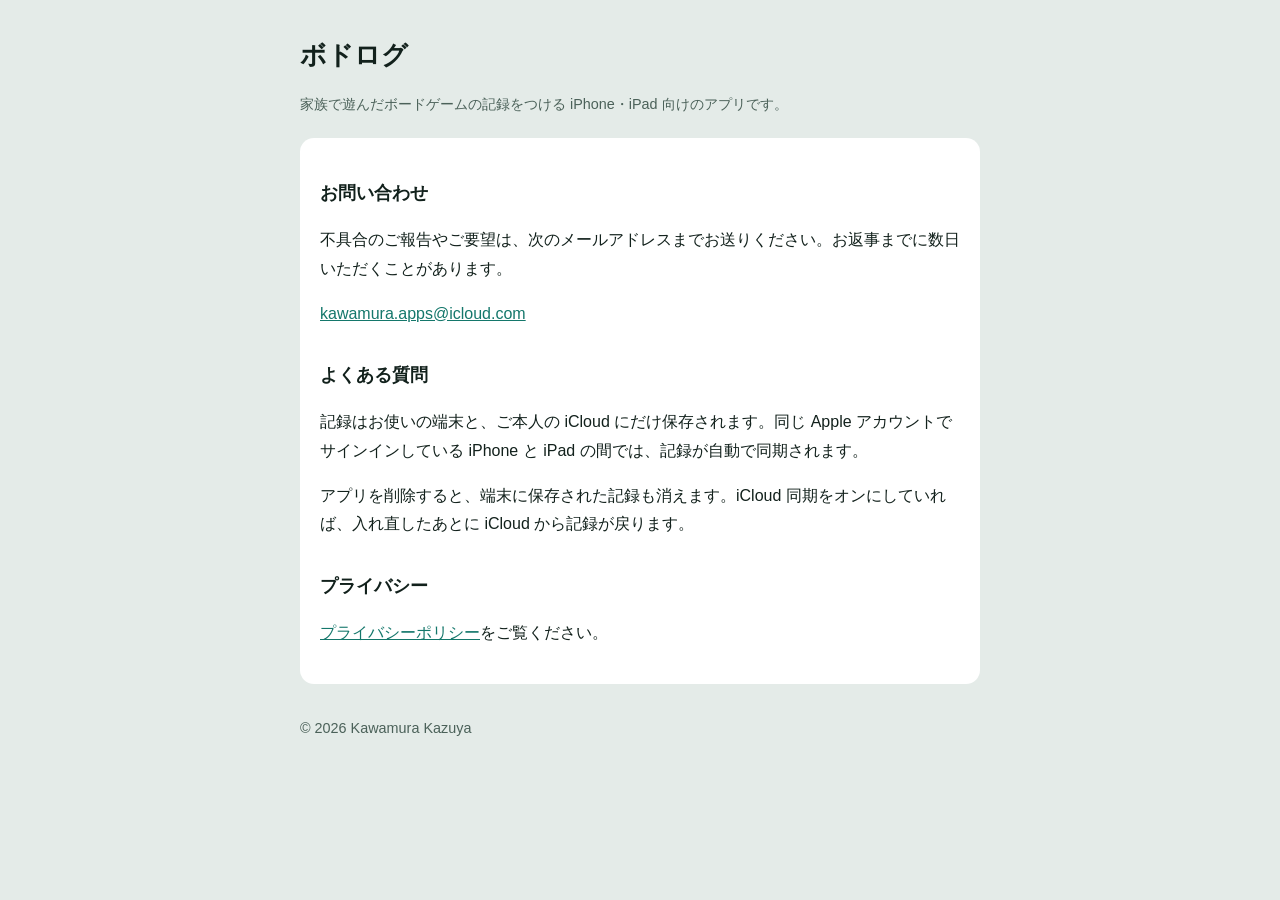
<file: index.html>
<!DOCTYPE html>
<html lang="ja">
<head>
<meta charset="utf-8">
<meta name="viewport" content="width=device-width, initial-scale=1">
<title>ボドログ サポート</title>
<link rel="stylesheet" href="style.css">
</head>
<body>
<main>
  <h1>ボドログ</h1>
  <p class="sub">家族で遊んだボードゲームの記録をつける iPhone・iPad 向けのアプリです。</p>

  <div class="card">
    <h2>お問い合わせ</h2>
    <p>不具合のご報告やご要望は、次のメールアドレスまでお送りください。お返事までに数日いただくことがあります。</p>
    <p><a href="mailto:kawamura.apps@icloud.com">kawamura.apps@icloud.com</a></p>

    <h2>よくある質問</h2>
    <p>記録はお使いの端末と、ご本人の iCloud にだけ保存されます。同じ Apple アカウントでサインインしている iPhone と iPad の間では、記録が自動で同期されます。</p>
    <p>アプリを削除すると、端末に保存された記録も消えます。iCloud 同期をオンにしていれば、入れ直したあとに iCloud から記録が戻ります。</p>

    <h2>プライバシー</h2>
    <p><a href="privacy.html">プライバシーポリシー</a>をご覧ください。</p>
  </div>

  <footer>© 2026 Kawamura Kazuya</footer>
</main>
</body>
</html>
</file>
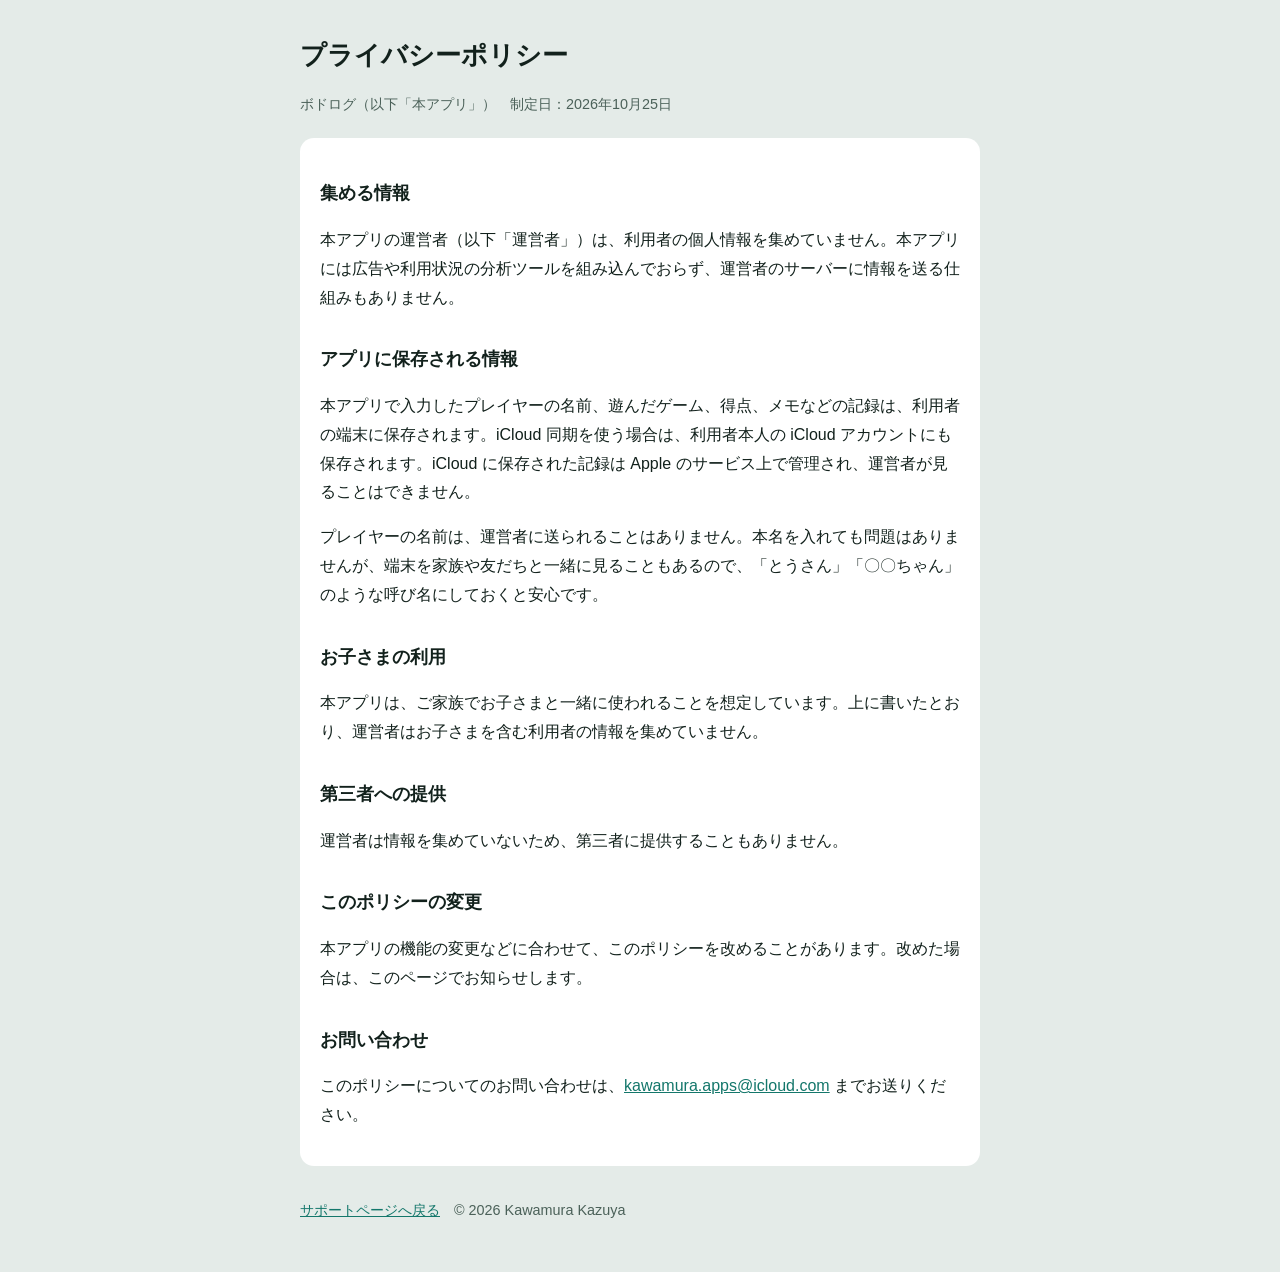
<file: privacy.html>
<!DOCTYPE html>
<html lang="ja">
<head>
<meta charset="utf-8">
<meta name="viewport" content="width=device-width, initial-scale=1">
<title>ボドログ プライバシーポリシー</title>
<link rel="stylesheet" href="style.css">
</head>
<body>
<main>
  <h1>プライバシーポリシー</h1>
  <p class="sub">ボドログ（以下「本アプリ」）　制定日：2026年10月25日</p>

  <div class="card">
    <h2>集める情報</h2>
    <p>本アプリの運営者（以下「運営者」）は、利用者の個人情報を集めていません。本アプリには広告や利用状況の分析ツールを組み込んでおらず、運営者のサーバーに情報を送る仕組みもありません。</p>

    <h2>アプリに保存される情報</h2>
    <p>本アプリで入力したプレイヤーの名前、遊んだゲーム、得点、メモなどの記録は、利用者の端末に保存されます。iCloud 同期を使う場合は、利用者本人の iCloud アカウントにも保存されます。iCloud に保存された記録は Apple のサービス上で管理され、運営者が見ることはできません。</p>
    <p>プレイヤーの名前は、運営者に送られることはありません。本名を入れても問題はありませんが、端末を家族や友だちと一緒に見ることもあるので、「とうさん」「〇〇ちゃん」のような呼び名にしておくと安心です。</p>

    <h2>お子さまの利用</h2>
    <p>本アプリは、ご家族でお子さまと一緒に使われることを想定しています。上に書いたとおり、運営者はお子さまを含む利用者の情報を集めていません。</p>

    <h2>第三者への提供</h2>
    <p>運営者は情報を集めていないため、第三者に提供することもありません。</p>

    <h2>このポリシーの変更</h2>
    <p>本アプリの機能の変更などに合わせて、このポリシーを改めることがあります。改めた場合は、このページでお知らせします。</p>

    <h2>お問い合わせ</h2>
    <p>このポリシーについてのお問い合わせは、<a href="mailto:kawamura.apps@icloud.com">kawamura.apps@icloud.com</a> までお送りください。</p>
  </div>

  <footer><a href="index.html">サポートページへ戻る</a>　© 2026 Kawamura Kazuya</footer>
</main>
</body>
</html>
</file>
<file: style.css>
:root { --accent: #14776B; --bg: #E4EBE8; --card: #FFFFFF; --label: #12211C; --label2: #4B6159; }
@media (prefers-color-scheme: dark) {
  :root { --accent: #2FA595; --bg: #0A1310; --card: #16211D; --label: #E8F0EC; --label2: #93A9A1; }
}
body { margin: 0; background: var(--bg); color: var(--label);
  font-family: -apple-system, BlinkMacSystemFont, "Hiragino Sans", sans-serif; line-height: 1.8; }
main { max-width: 680px; margin: 0 auto; padding: 32px 16px 48px; }
h1 { font-size: 1.6rem; margin: 0 0 4px; }
h2 { font-size: 1.1rem; margin: 32px 0 8px; }
.card { background: var(--card); border-radius: 14px; padding: 8px 20px 20px; margin-top: 20px; }
.sub, footer { color: var(--label2); font-size: .9rem; }
a { color: var(--accent); }
footer { margin-top: 32px; }
</file>
